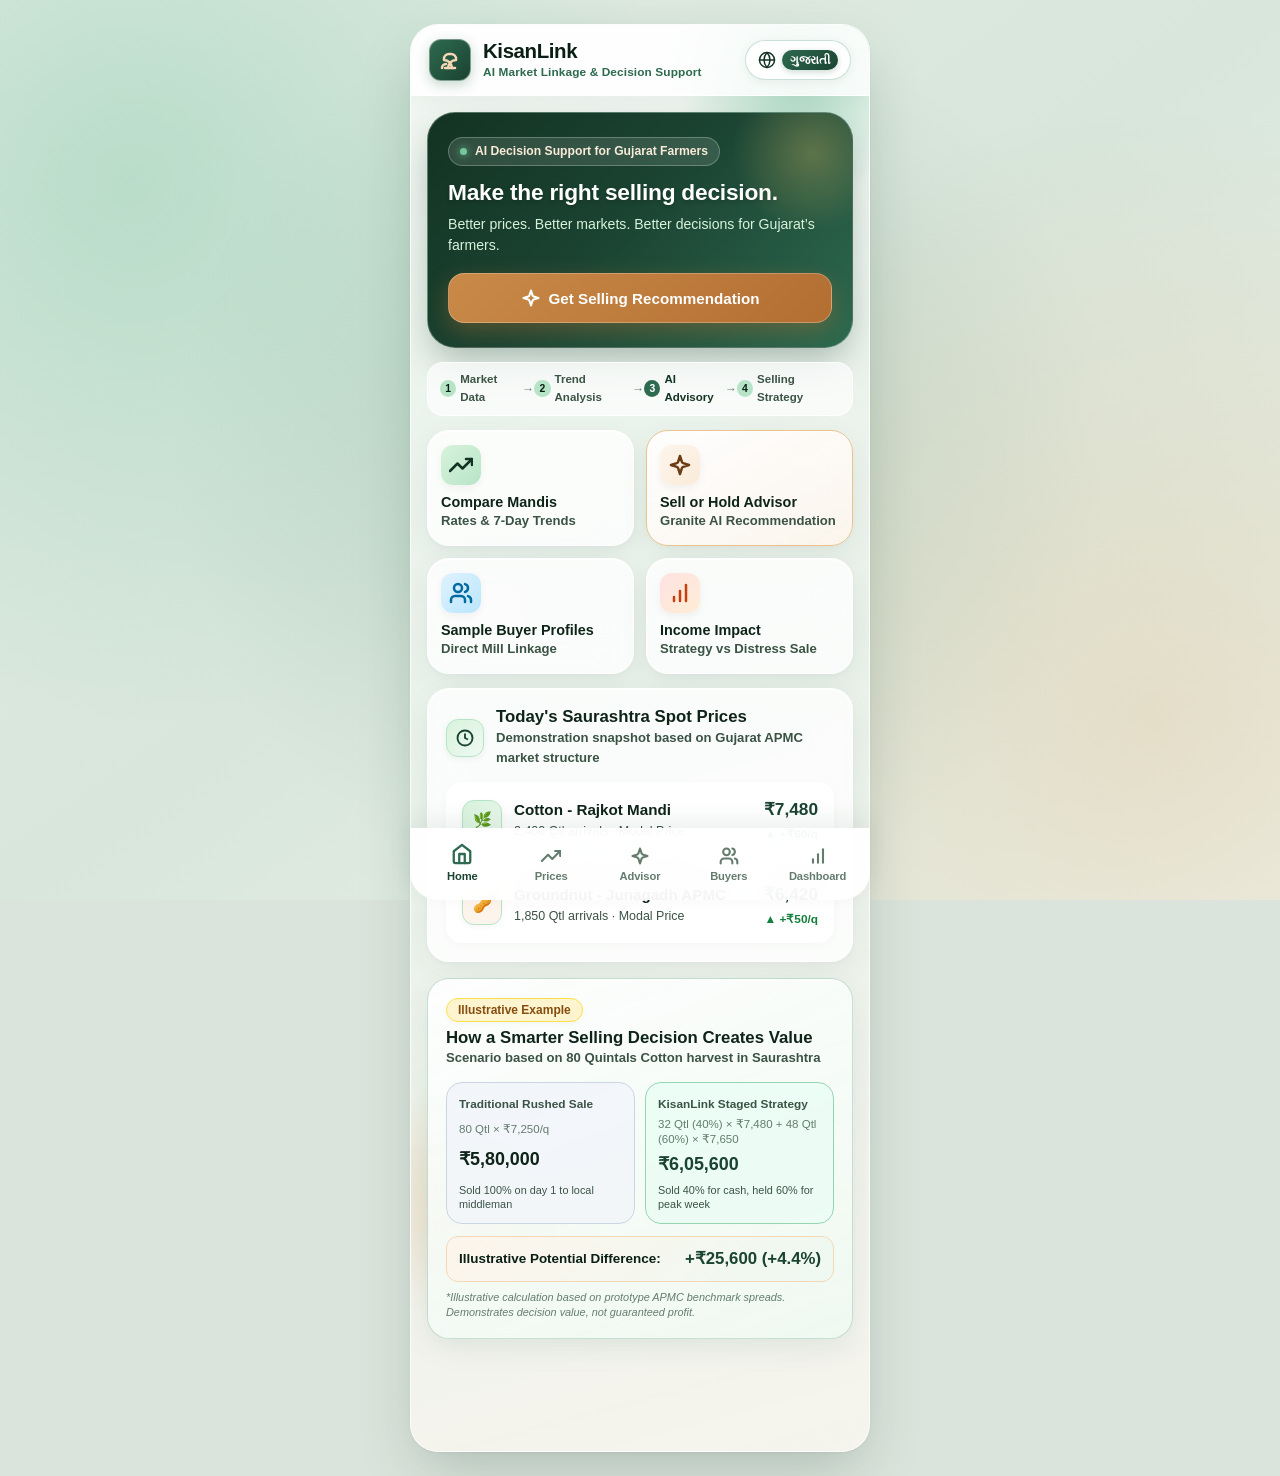
<file: index.html>
<!DOCTYPE html>
<html lang="en">
<head>
  <meta charset="UTF-8">
  <meta name="viewport" content="width=device-width, initial-scale=1.0, maximum-scale=1.0, user-scalable=no">
  <title>KisanLink — AI-Powered Selling Decision & Market Linkage Platform</title>
  <meta name="description" content="KisanLink is an AI-assisted agricultural market intelligence and selling decision MVP for Gujarat cotton and groundnut farmers. Compare mandis, get IBM Granite-powered Sell/Hold strategies, and connect with sample buyers.">
  <meta name="keywords" content="KisanLink, Gujarat farmers, mandi prices, cotton selling decision, groundnut APMC, Saurashtra APMC, Rajkot yard, Gondal yard, Junagadh APMC, IBM Granite AI">
  <meta name="author" content="KisanLink Team - Gujarat Hackathon 2026">
  <meta name="theme-color" content="#1b4332">

  <!-- Security & Integrity Headers -->
  <meta http-equiv="Content-Security-Policy" content="default-src 'self'; script-src 'self' 'unsafe-inline'; style-src 'self' 'unsafe-inline'; img-src 'self' data:; connect-src 'self'; font-src 'self'; object-src 'none'; base-uri 'self'; form-action 'self';">
  <meta http-equiv="X-Content-Type-Options" content="nosniff">
  <meta name="referrer" content="strict-origin-when-cross-origin">

  <!-- Open Graph / Social Sharing -->
  <meta property="og:type" content="website">
  <meta property="og:title" content="KisanLink — Make the Right Selling Decision">
  <meta property="og:description" content="Better prices. Better markets. Better decisions for Gujarat's cotton and groundnut farmers.">
  <meta property="og:site_name" content="KisanLink">
  
  <!-- Twitter Cards -->
  <meta name="twitter:card" content="summary">
  <meta name="twitter:title" content="KisanLink — Farmer Selling Decision Platform">
  <meta name="twitter:description" content="Empowering Gujarat farmers with price trends, AI sell-or-hold advisory strategies, and market comparison.">

  <!-- Favicon (Inline High-Res SVG) -->
  <link rel="icon" type="image/svg+xml" href="data:image/svg+xml,%3Csvg xmlns='http://www.w3.org/2000/svg' viewBox='0 0 24 24' fill='none' stroke='%232d6a4f' stroke-width='2' stroke-linecap='round' stroke-linejoin='round'%3E%3Cpath d='M7 20h10'/%3E%3Cpath d='M10 20c0-4.4 3.6-8 8-8v-1a5 5 0 0 0-5-5h-2a5 5 0 0 0-5 5v1c4.4 0 8 3.6 8 8'/%3E%3Cpath d='M4 20c0-2.2 1.8-4 4-4'/%3E%3C/svg%3E">

  <link rel="stylesheet" href="styles.css">
</head>
<body>

<div class="app-wrapper">
  <div class="app-container" role="application" aria-label="KisanLink Agricultural App">

    <!-- TOP FIXED HEADER (GLASSMORPHIC) -->
    <header class="app-header" role="banner">
      <div class="brand-section">
        <div class="brand-icon-box" aria-hidden="true">
          <!-- Static Sprout/Wheat Icon -->
          <svg width="24" height="24" viewBox="0 0 24 24" fill="none" stroke="currentColor" stroke-width="2.5" stroke-linecap="round" stroke-linejoin="round">
            <path d="M7 20h10"/>
            <path d="M10 20c0-4.4 3.6-8 8-8v-1a5 5 0 0 0-5-5h-2a5 5 0 0 0-5 5v1c4.4 0 8 3.6 8 8"/>
            <path d="M4 20c0-2.2 1.8-4 4-4"/>
          </svg>
        </div>
        <div>
          <h1 class="brand-title" id="app-title">KisanLink</h1>
          <p class="brand-sub" id="app-tagline">AI Market Linkage & Decision Support</p>
        </div>
      </div>

      <!-- Bilingual EN/GU Switch Toggle -->
      <button class="lang-toggle-btn" id="lang-toggle-btn" type="button" aria-label="Toggle language between English and Gujarati">
        <svg width="18" height="18" viewBox="0 0 24 24" fill="none" stroke="currentColor" stroke-width="2" stroke-linecap="round" stroke-linejoin="round" aria-hidden="true">
          <circle cx="12" cy="12" r="10"/>
          <line x1="2" y1="12" x2="22" y2="12"/>
          <path d="M12 2a15.3 15.3 0 0 1 4 10 15.3 15.3 0 0 1-4 10 15.3 15.3 0 0 1-4-10 15.3 15.3 0 0 1 4-10z"/>
        </svg>
        <span class="lang-badge" id="lang-toggle-text">ગુજરાતી</span>
      </button>
    </header>

    <!-- ACCESSIBLE TOAST NOTIFICATION CONTAINER -->
    <div class="toast-container" id="toast-container" aria-live="polite" aria-atomic="true"></div>

    <!-- MAIN APP SCREENS CONTAINER -->
    <main class="app-main" id="main-content" role="main">

      <!-- ================================================================= -->
      <!-- SCREEN 1: HOME SCREEN -->
      <!-- ================================================================= -->
      <section class="kl-screen active" id="screen-home" role="tabpanel" aria-labelledby="nav-tab-home">
        <!-- Hero Card (Focused on Farmer Selling Decision) -->
        <div class="home-hero-card">
          <div class="home-hero-pill-tag">
            <span class="pulse-dot" aria-hidden="true"></span>
            <span id="hero-pill-text">AI Decision Support for Gujarat Farmers</span>
          </div>
          <h2 class="home-hero-title" id="hero-title">Make the right selling decision.</h2>
          <p class="home-hero-sub" id="hero-sub">Better prices. Better markets. Better decisions for Gujarat’s farmers.</p>
          
          <button class="kl-btn kl-btn--wheat hero-cta-btn" id="hero-advisor-cta" type="button">
            <svg width="20" height="20" viewBox="0 0 24 24" fill="none" stroke="currentColor" stroke-width="2.5" stroke-linecap="round" stroke-linejoin="round" aria-hidden="true">
              <path d="m12 3-1.9 5.8a2 2 0 0 1-1.3 1.3L3 12l5.8 1.9a2 2 0 0 1 1.3 1.3L12 21l1.9-5.8a2 2 0 0 1 1.3-1.3L21 12l-5.8-1.9a2 2 0 0 1-1.3-1.3Z"/>
            </svg>
            <span id="hero-cta-btn-text">Get Selling Recommendation</span>
          </button>
        </div>

        <!-- 4-Step Decision Flow Bar -->
        <div class="decision-flow-bar" role="region" aria-label="KisanLink Decision Journey">
          <div class="flow-step">
            <span class="flow-step-num">1</span>
            <span class="flow-step-text" id="flow-step-1">Market Data</span>
          </div>
          <span class="flow-arrow" aria-hidden="true">→</span>
          <div class="flow-step">
            <span class="flow-step-num">2</span>
            <span class="flow-step-text" id="flow-step-2">Trend Analysis</span>
          </div>
          <span class="flow-arrow" aria-hidden="true">→</span>
          <div class="flow-step flow-step--active">
            <span class="flow-step-num">3</span>
            <span class="flow-step-text" id="flow-step-3">AI Advisory</span>
          </div>
          <span class="flow-arrow" aria-hidden="true">→</span>
          <div class="flow-step">
            <span class="flow-step-num">4</span>
            <span class="flow-step-text" id="flow-step-4">Selling Strategy</span>
          </div>
        </div>

        <!-- 4 Quick Nav Action Buttons Grid -->
        <div class="home-nav-grid" role="region" aria-label="Quick Actions">
          <!-- 1. Check Prices -->
          <div class="home-action-card" data-target="prices" role="button" tabindex="0" aria-label="Navigate to Prices Screen">
            <div class="home-action-icon icon-green" aria-hidden="true">
              <svg width="24" height="24" viewBox="0 0 24 24" fill="none" stroke="currentColor" stroke-width="2.5" stroke-linecap="round" stroke-linejoin="round"><polyline points="23 6 13.5 15.5 8.5 10.5 1 18"/><polyline points="17 6 23 6 23 12"/></svg>
            </div>
            <div>
              <div class="home-action-text" id="action-prices-title">Compare Mandis</div>
              <div class="kl-card-subtitle" id="action-prices-sub">Rates & 7-Day Trends</div>
            </div>
          </div>

          <!-- 2. Sell or Hold Advisor -->
          <div class="home-action-card home-action-card--highlight" data-target="advisor" role="button" tabindex="0" aria-label="Navigate to Advisor Screen">
            <div class="home-action-icon icon-wheat" aria-hidden="true">
              <svg width="24" height="24" viewBox="0 0 24 24" fill="none" stroke="currentColor" stroke-width="2.5" stroke-linecap="round" stroke-linejoin="round"><path d="m12 3-1.9 5.8a2 2 0 0 1-1.3 1.3L3 12l5.8 1.9a2 2 0 0 1 1.3 1.3L12 21l1.9-5.8a2 2 0 0 1 1.3-1.3L21 12l-5.8-1.9a2 2 0 0 1-1.3-1.3Z"/></svg>
            </div>
            <div>
              <div class="home-action-text" id="action-advisor-title">Sell or Hold Advisor</div>
              <div class="kl-card-subtitle" id="action-advisor-sub">Granite AI Recommendation</div>
            </div>
          </div>

          <!-- 3. Direct Buyers -->
          <div class="home-action-card" data-target="buyers" role="button" tabindex="0" aria-label="Navigate to Buyers Screen">
            <div class="home-action-icon icon-blue" aria-hidden="true">
              <svg width="24" height="24" viewBox="0 0 24 24" fill="none" stroke="currentColor" stroke-width="2.5" stroke-linecap="round" stroke-linejoin="round"><path d="M16 21v-2a4 4 0 0 0-4-4H6a4 4 0 0 0-4 4v2"/><circle cx="9" cy="7" r="4"/><path d="M22 21v-2a4 4 0 0 0-3-3.87"/><path d="M16 3.13a4 4 0 0 1 0 7.75"/></svg>
            </div>
            <div>
              <div class="home-action-text" id="action-buyers-title">Sample Buyer Profiles</div>
              <div class="kl-card-subtitle" id="action-buyers-sub">Direct Mill Linkage</div>
            </div>
          </div>

          <!-- 4. Dashboard -->
          <div class="home-action-card" data-target="dashboard" role="button" tabindex="0" aria-label="Navigate to Dashboard Screen">
            <div class="home-action-icon icon-amber" aria-hidden="true">
              <svg width="24" height="24" viewBox="0 0 24 24" fill="none" stroke="currentColor" stroke-width="2.5" stroke-linecap="round" stroke-linejoin="round"><line x1="12" y1="20" x2="12" y2="10"/><line x1="18" y1="20" x2="18" y2="4"/><line x1="6" y1="20" x2="6" y2="16"/></svg>
            </div>
            <div>
              <div class="home-action-text" id="action-dash-title">Income Impact</div>
              <div class="kl-card-subtitle" id="action-dash-sub">Strategy vs Distress Sale</div>
            </div>
          </div>
        </div>

        <!-- Live Spot Price Snapshot -->
        <div class="kl-card">
          <div class="kl-card-header">
            <div class="kl-card-title-group">
              <div class="kl-card-icon" aria-hidden="true">
                <svg width="18" height="18" viewBox="0 0 24 24" fill="none" stroke="currentColor" stroke-width="2.5"><circle cx="12" cy="12" r="10"/><polyline points="12 6 12 12 16 14"/></svg>
              </div>
              <div>
                <h3 class="kl-card-title" id="snapshot-title">Today's Saurashtra Spot Prices</h3>
                <p class="kl-card-subtitle" id="snapshot-sub">Demonstration snapshot based on Gujarat APMC market structure</p>
              </div>
            </div>
          </div>
          <div class="kl-card-body">
            <ul class="kl-list" id="home-snapshot-list" aria-label="Spot Prices List">
              <!-- Dynamically populated safely via app.js -->
            </ul>
          </div>
        </div>

        <!-- Compact Illustrative Impact Scenario Card (Change 7) -->
        <div class="kl-card kl-card--highlight impact-story-card">
          <div class="kl-card-header">
            <div>
              <span class="kl-card-badge kl-badge--wheat" id="lbl-impact-badge">Illustrative Example</span>
              <h3 class="kl-card-title" style="margin-top: 6px;" id="lbl-impact-title">How a Smarter Selling Decision Creates Value</h3>
              <p class="kl-card-subtitle" id="lbl-impact-sub">Scenario based on 80 Quintals Cotton harvest in Saurashtra</p>
            </div>
          </div>
          <div class="kl-card-body">
            <div class="impact-comparison-grid">
              <!-- Traditional Column -->
              <div class="impact-box impact-box--traditional">
                <div class="impact-box-label" id="lbl-impact-trad-label">Traditional Rushed Sale</div>
                <div class="impact-box-math">80 Qtl × ₹7,250/q</div>
                <div class="impact-box-val">₹5,80,000</div>
                <div class="impact-box-note" id="lbl-impact-trad-note">Sold 100% on day 1 to local middleman</div>
              </div>
              <!-- KisanLink Column -->
              <div class="impact-box impact-box--kisanlink">
                <div class="impact-box-label" id="lbl-impact-kl-label">KisanLink Staged Strategy</div>
                <div class="impact-box-math">32 Qtl (40%) × ₹7,480 + 48 Qtl (60%) × ₹7,650</div>
                <div class="impact-box-val impact-box-val--green">₹6,05,600</div>
                <div class="impact-box-note" id="lbl-impact-kl-note">Sold 40% for cash, held 60% for peak week</div>
              </div>
            </div>
            
            <div class="impact-diff-banner">
              <span id="lbl-impact-diff-text">Illustrative Potential Difference:</span>
              <strong class="impact-diff-number">+₹25,600 (+4.4%)</strong>
            </div>
            <p class="impact-disclaimer-text" id="lbl-impact-disclaimer">*Illustrative calculation based on prototype APMC benchmark spreads. Demonstrates decision value, not guaranteed profit.</p>
          </div>
        </div>
      </section>

      <!-- ================================================================= -->
      <!-- SCREEN 2: PRICES SCREEN -->
      <!-- ================================================================= -->
      <section class="kl-screen" id="screen-prices" role="tabpanel" aria-labelledby="nav-tab-prices">
        <!-- Filter Card -->
        <div class="kl-card">
          <div class="kl-form-row">
            <div class="kl-form-group" style="margin-bottom: 0;">
              <label class="kl-label" id="lbl-filter-crop" for="price-crop-select">Select Crop</label>
              <select class="kl-select" id="price-crop-select" aria-label="Select Crop for Price Lookup"></select>
            </div>
            <div class="kl-form-group" style="margin-bottom: 0;">
              <label class="kl-label" id="lbl-filter-dist" for="price-district-select">Select District</label>
              <select class="kl-select" id="price-district-select" aria-label="Select District for Price Lookup"></select>
            </div>
          </div>
        </div>

        <!-- Current Price Highlight & 7-Day Trend -->
        <div class="kl-card kl-card--highlight">
          <div class="kl-card-header">
            <div>
              <span class="kl-card-subtitle" id="lbl-current-price-tag">Current Modal Price</span>
              <div class="price-highlight-box">
                <span class="price-main-value" id="price-current-value">₹7,480</span>
                <span class="price-unit" id="lbl-price-unit">₹ / Quintal</span>
              </div>
            </div>
            <span class="kl-card-badge kl-badge--green" id="price-current-trend-badge" aria-label="Today's price trend">▲ +₹60 today</span>
          </div>

          <div class="kl-card-body">
            <div style="display: flex; justify-content: space-between; align-items: center; margin-bottom: 4px;">
              <span class="kl-card-title" style="font-size: 0.95rem;" id="lbl-price-trend-title">7-Day Price Trend</span>
              <span style="font-size: 0.75rem; color: var(--green-700); font-weight: 700;" id="lbl-chart-sub">Daily APMC Closing</span>
            </div>
            
            <!-- Responsive SVG 7-Day Line Chart -->
            <div class="chart-container" id="price-svg-chart-container" role="img" aria-label="7-Day mandi price fluctuation line chart">
              <!-- Rendered safely by app.js -->
            </div>
          </div>
        </div>

        <!-- Top 3 Nearby Mandis with Best Option Highlight -->
        <div class="kl-card">
          <div class="kl-card-header">
            <div class="kl-card-title-group">
              <div class="kl-card-icon" aria-hidden="true">
                <svg width="18" height="18" viewBox="0 0 24 24" fill="none" stroke="currentColor" stroke-width="2.5"><path d="M20 10c0 6-8 12-8 12s-8-6-8-12a8 8 0 0 1 16 0Z"/><circle cx="12" cy="10" r="3"/></svg>
              </div>
              <div>
                <h3 class="kl-card-title" id="lbl-top-mandis-title">Top 3 Nearby Mandis</h3>
                <p class="kl-card-subtitle" id="lbl-top-mandis-sub">Compare nearby yards for better realization</p>
              </div>
            </div>
          </div>

          <div class="kl-card-body">
            <!-- Best Nearby Mandi Callout Box -->
            <div class="best-nearby-callout" id="best-nearby-mandi-callout">
              <div class="best-nearby-badge" id="lbl-best-nearby-tag">⭐ Best Nearby Option</div>
              <div class="best-nearby-text" id="best-nearby-mandi-text">Gondal Market Yard offers +₹30/q over local rate</div>
            </div>

            <ul class="kl-list" id="top-mandis-list" aria-label="Top 3 mandis sorted by price">
              <!-- Dynamically populated safely via app.js -->
            </ul>
          </div>

          <div class="kl-card-footer">
            <button class="kl-btn kl-btn--wheat" id="jump-to-advisor-btn" type="button">
              <svg width="18" height="18" viewBox="0 0 24 24" fill="none" stroke="currentColor" stroke-width="2.5" aria-hidden="true"><path d="m12 3-1.9 5.8a2 2 0 0 1-1.3 1.3L3 12l5.8 1.9a2 2 0 0 1 1.3 1.3L12 21l1.9-5.8a2 2 0 0 1 1.3-1.3L21 12l-5.8-1.9a2 2 0 0 1-1.3-1.3Z"/></svg>
              <span id="lbl-jump-advisor-btn">Get Selling Recommendation for this crop</span>
            </button>
          </div>
        </div>
      </section>

      <!-- ================================================================= -->
      <!-- SCREEN 3: ADVISOR SCREEN (HERO EXPERIENCE) -->
      <!-- ================================================================= -->
      <section class="kl-screen" id="screen-advisor" role="tabpanel" aria-labelledby="nav-tab-advisor">
        <!-- Input Form Card -->
        <div class="kl-card">
          <div class="kl-card-header">
            <div class="kl-card-title-group">
              <div class="kl-card-icon kl-card-icon--wheat" aria-hidden="true">
                <svg width="18" height="18" viewBox="0 0 24 24" fill="none" stroke="currentColor" stroke-width="2.5"><path d="m12 3-1.9 5.8a2 2 0 0 1-1.3 1.3L3 12l5.8 1.9a2 2 0 0 1 1.3 1.3L12 21l1.9-5.8a2 2 0 0 1 1.3-1.3L21 12l-5.8-1.9a2 2 0 0 1-1.3-1.3Z"/></svg>
              </div>
              <div>
                <h3 class="kl-card-title" id="lbl-adv-title">AI Sell-or-Hold Advisor</h3>
                <p class="kl-card-subtitle" id="lbl-adv-sub">Market Advisor powered by IBM Granite</p>
              </div>
            </div>
          </div>

          <div class="kl-card-body">
            <div class="kl-form-row">
              <div class="kl-form-group">
                <label class="kl-label" id="lbl-adv-crop" for="advisor-crop-select">Select Crop</label>
                <select class="kl-select" id="advisor-crop-select" aria-label="Advisor Crop Selection"></select>
              </div>
              <div class="kl-form-group">
                <label class="kl-label" id="lbl-adv-dist" for="advisor-district-select">Select District</label>
                <select class="kl-select" id="advisor-district-select" aria-label="Advisor District Selection"></select>
              </div>
            </div>

            <div class="kl-form-group">
              <label class="kl-label" id="lbl-adv-qty" for="advisor-qty-input">Harvest Quantity (in Quintals)</label>
              <input type="number" class="kl-input" id="advisor-qty-input" value="50" min="1" max="10000" step="1" autocomplete="off" aria-label="Crop Quantity in Quintals" aria-describedby="advisor-qty-error">
              <div class="kl-error-text" id="advisor-qty-error" role="alert" style="display: none;"></div>
            </div>

            <button class="kl-btn kl-btn--primary" id="get-advice-btn" type="button" aria-label="Run market analysis and get recommendation">
              <svg width="20" height="20" viewBox="0 0 24 24" fill="none" stroke="currentColor" stroke-width="2.5" aria-hidden="true"><path d="m12 3-1.9 5.8a2 2 0 0 1-1.3 1.3L3 12l5.8 1.9a2 2 0 0 1 1.3 1.3L12 21l1.9-5.8a2 2 0 0 1 1.3-1.3L21 12l-5.8-1.9a2 2 0 0 1-1.3-1.3Z"/></svg>
              <span id="get-advice-btn-text">Analyze Market & Get Advice</span>
            </button>
          </div>
        </div>

        <!-- Advisory Recommendation Output Card (Hero Differentiator) -->
        <div class="kl-card advisor-recommendation-card advisor-rec--partial" id="advisor-recommendation-card" role="region" aria-label="AI Recommendation Result" aria-live="polite">
          
          <!-- Recommendation Header & Decision Badge -->
          <div class="kl-card-header">
            <div>
              <div class="advisor-sub-tag" id="lbl-adv-engine-tag">IBM Granite Market Advisor</div>
              <div class="advisor-action-pill" id="adv-rec-action-text">
                HOLD PARTIALLY
              </div>
            </div>
            <span class="kl-card-badge kl-badge--blue" id="adv-conf-badge">Confidence: 74%</span>
          </div>

          <div class="kl-card-body">
            <!-- Market Context Snapshot Box -->
            <div class="advisor-condition-strip" id="adv-condition-strip">
              <span class="condition-item" id="adv-cond-crop-dist">Cotton · Rajkot</span>
              <span class="condition-sep">•</span>
              <span class="condition-item" id="adv-cond-price">₹7,480 / quintal</span>
              <span class="condition-sep">•</span>
              <span class="condition-item trend-up" id="adv-cond-trend">7-Day Trend: +2.7%</span>
            </div>

            <!-- "Why this recommendation?" Section (Change 3) -->
            <div class="advisor-evidence-section">
              <div class="evidence-header-title">
                <span id="lbl-why-title">Why this recommendation?</span>
              </div>
              <div class="evidence-grid" id="adv-evidence-grid">
                <!-- Dynamically populated via app.js with 4 structured evidence points -->
              </div>
            </div>

            <!-- Suggested Strategy Card (Change 2) -->
            <div class="advisor-strategy-card" id="adv-strategy-container">
              <div class="strategy-header">
                <span class="strategy-badge" id="lbl-strat-badge">Actionable Strategy</span>
                <h4 class="strategy-title" id="lbl-strat-title">Suggested Selling Strategy</h4>
              </div>

              <!-- Visual Split Bar -->
              <div class="strategy-split-bar" id="adv-split-bar" role="progressbar" aria-label="Selling vs Holding Split Ratio">
                <div class="split-fill split-fill--sell" id="adv-split-sell-bar" style="width: 40%;">Sell 40%</div>
                <div class="split-fill split-fill--hold" id="adv-split-hold-bar" style="width: 60%;">Hold 60%</div>
              </div>

              <!-- Split Details Cards -->
              <div class="strategy-split-details" id="adv-split-details">
                <div class="split-col split-col--sell">
                  <div class="split-col-pct" id="adv-split-sell-pct">Sell 40% Now</div>
                  <div class="split-col-qty" id="adv-split-sell-qty">20 Quintals @ ₹7,480</div>
                  <div class="split-col-desc" id="adv-split-sell-desc">Secure immediate cashflow & cover harvest operational costs</div>
                </div>
                <div class="split-col split-col--hold">
                  <div class="split-col-pct" id="adv-split-hold-pct">Hold 60%</div>
                  <div class="split-col-qty" id="adv-split-hold-qty">30 Quintals for 1–2 Weeks</div>
                  <div class="split-col-desc" id="adv-split-hold-desc">Target ₹7,650/q upside as export & spinning demand strengthens</div>
                </div>
              </div>
            </div>

            <!-- Best Nearby Mandi Callout inside Advisor -->
            <div class="advisor-mandi-recommendation" id="adv-nearby-mandi-box">
              <div class="advisor-mandi-left">
                <span class="advisor-mandi-label" id="lbl-adv-mandi-label">Best Nearby Market:</span>
                <strong class="advisor-mandi-name" id="adv-nearby-mandi-name">Gondal Market Yard</strong>
              </div>
              <div class="advisor-mandi-right">
                <span class="advisor-mandi-price" id="adv-nearby-mandi-price">₹7,510 / quintal</span>
                <span class="advisor-mandi-diff" id="adv-nearby-mandi-diff">(+₹30 vs local)</span>
              </div>
            </div>

            <!-- AI Pipeline Architecture Transparency Footnote -->
            <div class="advisor-pipeline-note" id="lbl-adv-pipeline">
              <span>Market Data</span> → <span>IBM Granite Reasoning</span> → <span>Farmer-Friendly Strategy</span>
            </div>

          </div>

          <!-- Advisor Screen CTAs -->
          <div class="kl-card-footer" style="flex-direction: column; gap: 10px;">
            <button class="kl-btn kl-btn--primary" id="adv-find-buyers-btn" type="button">
              <svg width="18" height="18" viewBox="0 0 24 24" fill="none" stroke="currentColor" stroke-width="2.5" aria-hidden="true"><path d="M16 21v-2a4 4 0 0 0-4-4H6a4 4 0 0 0-4 4v2"/><circle cx="9" cy="7" r="4"/><path d="M22 21v-2a4 4 0 0 0-3-3.87"/><path d="M16 3.13a4 4 0 0 1 0 7.75"/></svg>
              <span id="lbl-adv-buyers-btn">View Sample Matched Buyers</span>
            </button>
            <button class="kl-btn kl-btn--outline" id="adv-view-dash-btn" type="button">
              <svg width="18" height="18" viewBox="0 0 24 24" fill="none" stroke="currentColor" stroke-width="2.5" aria-hidden="true"><line x1="12" y1="20" x2="12" y2="10"/><line x1="18" y1="20" x2="18" y2="4"/><line x1="6" y1="20" x2="6" y2="16"/></svg>
              <span id="lbl-adv-dash-btn">Estimate Selling Income Impact</span>
            </button>
          </div>
        </div>
      </section>

      <!-- ================================================================= -->
      <!-- SCREEN 4: BUYERS SCREEN (DEMO MARKETPLACE) -->
      <!-- ================================================================= -->
      <section class="kl-screen" id="screen-buyers" role="tabpanel" aria-labelledby="nav-tab-buyers">
        <!-- Filter Tabs Card with Prototype Disclaimer -->
        <div class="kl-card" style="padding: 14px 16px; margin-bottom: 12px;">
          <div style="margin-bottom: 8px;">
            <div class="demo-tag" id="lbl-buyer-demo-tag">Prototype Demo</div>
            <h3 class="kl-card-title" id="lbl-buyers-title">Sample Buyer Marketplace</h3>
            <p class="kl-card-subtitle" id="lbl-buyers-sub">Demo profiles for direct mill linkage with zero middleman brokerage</p>
          </div>

          <div class="buyer-filter-tabs" role="tablist" aria-label="Buyer Crop Filters">
            <button class="buyer-tab-btn active" data-filter="all" id="tab-filter-all" type="button" role="tab" aria-selected="true">All Crops</button>
            <button class="buyer-tab-btn" data-filter="cotton" id="tab-filter-cotton" type="button" role="tab" aria-selected="false">Cotton</button>
            <button class="buyer-tab-btn" data-filter="groundnut" id="tab-filter-groundnut" type="button" role="tab" aria-selected="false">Groundnut</button>
          </div>
        </div>

        <!-- 5 Mock Buyer Cards -->
        <div id="buyers-list" role="region" aria-label="Sample Buyers List" aria-live="polite">
          <!-- Dynamically populated safely via app.js -->
        </div>
      </section>

      <!-- ================================================================= -->
      <!-- SCREEN 5: DASHBOARD SCREEN (INCOME IMPACT ESTIMATION) -->
      <!-- ================================================================= -->
      <section class="kl-screen" id="screen-dashboard" role="tabpanel" aria-labelledby="nav-tab-dashboard">
        <!-- Hero Income Comparison Card -->
        <div class="income-hero-card">
          <div class="income-gain-callout">
            <svg width="18" height="18" viewBox="0 0 24 24" fill="none" stroke="currentColor" stroke-width="2.5" aria-hidden="true"><polyline points="23 6 13.5 15.5 8.5 10.5 1 18"/><polyline points="17 6 23 6 23 12"/></svg>
            <span id="lbl-dash-gain-callout">Estimated Strategy Uplift</span>
          </div>

          <h2 class="kl-card-title" style="color: #ffffff; font-size: 1.25rem;" id="lbl-dash-title">Income Impact Estimation</h2>
          <p style="font-size: 0.82rem; color: var(--green-100);" id="lbl-dash-sub">Illustrative scenario: Staged selling & direct linkage vs. middleman distress sale</p>

          <!-- Visual Bar Comparison -->
          <div class="comparison-bars-container" role="region" aria-label="Income Comparison Bars">
            <!-- Middleman Bar -->
            <div class="bar-row">
              <div class="bar-header">
                <span id="lbl-dash-middleman">Via Traditional Middleman Sale</span>
                <span style="color: #cbd5e1;" id="dash-middleman-val">₹3,27,500</span>
              </div>
              <div class="bar-track">
                <div class="bar-fill bar-fill--middleman" id="dash-middleman-bar" style="width: 88%;">₹3,27,500</div>
              </div>
            </div>

            <!-- KisanLink Bar -->
            <div class="bar-row">
              <div class="bar-header">
                <span style="color: var(--wheat-300);" id="lbl-dash-kisanlink">Via KisanLink Selling Strategy</span>
                <span style="color: var(--wheat-300); font-weight: 800;" id="dash-kisanlink-val">₹3,72,500</span>
              </div>
              <div class="bar-track">
                <div class="bar-fill bar-fill--kisanlink" id="dash-kisanlink-bar" style="width: 100%;">₹3,72,500</div>
              </div>
            </div>
          </div>

          <!-- Bold Highlight Number Display -->
          <div class="hero-gain-display" aria-live="polite">
            <div style="font-size: 0.82rem; font-weight: 700; color: #ffffff; margin-bottom: 2px;" id="lbl-dash-sample-note">Potential Direct Farmer Difference</div>
            <div class="hero-gain-number" id="dash-gain-number">+₹45,000</div>
            <div style="font-size: 0.85rem; font-weight: 750; color: var(--green-200);" id="dash-gain-pct">(+13.7% extra realization)</div>
          </div>
        </div>

        <!-- Interactive Quantity Slider Card -->
        <div class="kl-card">
          <div class="kl-card-header">
            <div>
              <h3 class="kl-card-title" style="font-size: 0.95rem;" id="lbl-slider-label">Adjust Quantity to Estimate Gain</h3>
              <p class="kl-card-subtitle" id="lbl-slider-sub">Simulate potential outcomes for your harvest</p>
            </div>
            <span class="kl-card-badge kl-badge--green" id="dash-slider-qty-val">50 Quintals</span>
          </div>

          <div class="kl-card-body">
            <input type="range" class="kl-range-slider" id="dash-qty-slider" min="10" max="200" step="5" value="50" aria-label="Harvest Quantity Slider in Quintals">
            <div style="display: flex; justify-content: space-between; font-size: 0.75rem; color: var(--text-secondary); font-weight: 700;">
              <span>10 Qtl</span>
              <span>100 Qtl</span>
              <span>200 Qtl</span>
            </div>
          </div>
        </div>

        <!-- Financial Breakdown List -->
        <div class="kl-card">
          <div class="kl-card-header">
            <div class="kl-card-title-group">
              <div class="kl-card-icon" aria-hidden="true">
                <svg width="18" height="18" viewBox="0 0 24 24" fill="none" stroke="currentColor" stroke-width="2.5"><line x1="12" y1="1" x2="12" y2="23"/><path d="M17 5H9.5a3.5 3.5 0 0 0 0 7h5a3.5 3.5 0 0 1 0 7H6"/></svg>
              </div>
              <div>
                <h3 class="kl-card-title" id="lbl-dash-breakdown-title">Estimated Advantage Breakdown</h3>
                <p class="kl-card-subtitle" id="lbl-dash-breakdown-sub">Component-wise financial difference</p>
              </div>
            </div>
          </div>

          <div class="kl-card-body">
            <ul class="kl-list" aria-label="Income Breakdown List">
              <li class="kl-list-item">
                <div class="kl-list-item-left">
                  <div class="kl-list-item-avatar" aria-hidden="true">💰</div>
                  <div class="kl-list-item-text">
                    <span class="kl-list-item-title" id="lbl-dash-saved-comm">Middleman Brokerage Saved (4%)</span>
                    <span class="kl-list-item-sub" id="lbl-dash-saved-comm-sub">Zero commission cut</span>
                  </div>
                </div>
                <div class="kl-list-item-right">
                  <span class="kl-list-item-price" id="dash-saved-comm-val" style="color: var(--green-800);">+₹7,500</span>
                </div>
              </li>

              <li class="kl-list-item">
                <div class="kl-list-item-left">
                  <div class="kl-list-item-avatar" style="background: var(--wheat-100); color: var(--wheat-800);" aria-hidden="true">⚖️</div>
                  <div class="kl-list-item-text">
                    <span class="kl-list-item-title" id="lbl-dash-weigh-gain">Digital Weighing Protection</span>
                    <span class="kl-list-item-sub" id="lbl-dash-weigh-gain-sub">Standard fair weighment without cuts</span>
                  </div>
                </div>
                <div class="kl-list-item-right">
                  <span class="kl-list-item-price" style="color: var(--green-800);">+₹3,500</span>
                </div>
              </li>

              <li class="kl-list-item">
                <div class="kl-list-item-left">
                  <div class="kl-list-item-avatar" aria-hidden="true">📈</div>
                  <div class="kl-list-item-text">
                    <span class="kl-list-item-title" id="lbl-dash-mill-prem">Strategic Timing & Direct Price Gain</span>
                    <span class="kl-list-item-sub" id="lbl-dash-mill-prem-sub">Selling decision realization difference</span>
                  </div>
                </div>
                <div class="kl-list-item-right">
                  <span class="kl-list-item-price" id="dash-direct-diff-val" style="color: var(--green-800);">+₹34,000</span>
                </div>
              </li>

              <li class="kl-list-item" style="background: var(--status-sell-bg); border: 1.5px solid var(--green-400);">
                <div class="kl-list-item-left">
                  <div class="kl-list-item-avatar" style="background: var(--green-700); color: #ffffff;" aria-hidden="true">✨</div>
                  <div class="kl-list-item-text">
                    <span class="kl-list-item-title" id="lbl-dash-total-benefit" style="font-weight: 800; color: var(--green-950);">Total Estimated Extra Realization</span>
                    <span class="kl-list-item-sub" id="lbl-dash-total-sub" style="color: var(--green-700); font-weight: 700;">Direct to Farmer</span>
                  </div>
                </div>
                <div class="kl-list-item-right">
                  <span class="kl-list-item-price" id="dash-total-benefit-val" style="font-size: 1.22rem; color: var(--green-800);">+₹45,000</span>
                </div>
              </li>
            </ul>

            <div class="dash-disclaimer-note" id="lbl-dash-disclaimer">
              *Prototype calculations based on mock Saurashtra market spreads. Realization depends on actual crop grade, moisture, and APMC daily auction rates.
            </div>
          </div>
        </div>
      </section>

    </main>

    <!-- ================================================================= -->
    <!-- BOTTOM NAVIGATION (5 TABS, ACCESSIBLE TABLIST) -->
    <!-- ================================================================= -->
    <nav class="bottom-nav" role="tablist" aria-label="Main Navigation Tabs">
      <!-- 1. Home -->
      <button class="nav-tab-btn active" id="nav-tab-home" data-screen="home" type="button" role="tab" aria-selected="true" aria-controls="screen-home" aria-label="Home Screen">
        <div class="nav-tab-icon" aria-hidden="true">
          <svg width="20" height="20" viewBox="0 0 24 24" fill="none" stroke="currentColor" stroke-width="2.5" stroke-linecap="round" stroke-linejoin="round"><path d="m3 9 9-7 9 7v11a2 2 0 0 1-2 2H5a2 2 0 0 1-2-2z"/><polyline points="9 22 9 12 15 12 15 22"/></svg>
        </div>
        <span class="nav-tab-label" id="nav-label-home">Home</span>
      </button>

      <!-- 2. Prices -->
      <button class="nav-tab-btn" id="nav-tab-prices" data-screen="prices" type="button" role="tab" aria-selected="false" aria-controls="screen-prices" aria-label="Mandi Prices Screen">
        <div class="nav-tab-icon" aria-hidden="true">
          <svg width="20" height="20" viewBox="0 0 24 24" fill="none" stroke="currentColor" stroke-width="2.5" stroke-linecap="round" stroke-linejoin="round"><polyline points="23 6 13.5 15.5 8.5 10.5 1 18"/><polyline points="17 6 23 6 23 12"/></svg>
        </div>
        <span class="nav-tab-label" id="nav-label-prices">Prices</span>
      </button>

      <!-- 3. Advisor -->
      <button class="nav-tab-btn" id="nav-tab-advisor" data-screen="advisor" type="button" role="tab" aria-selected="false" aria-controls="screen-advisor" aria-label="AI Advisor Screen">
        <div class="nav-tab-icon" aria-hidden="true">
          <svg width="20" height="20" viewBox="0 0 24 24" fill="none" stroke="currentColor" stroke-width="2.5" stroke-linecap="round" stroke-linejoin="round"><path d="m12 3-1.9 5.8a2 2 0 0 1-1.3 1.3L3 12l5.8 1.9a2 2 0 0 1 1.3 1.3L12 21l1.9-5.8a2 2 0 0 1 1.3-1.3L21 12l-5.8-1.9a2 2 0 0 1-1.3-1.3Z"/></svg>
        </div>
        <span class="nav-tab-label" id="nav-label-advisor">Advisor</span>
      </button>

      <!-- 4. Buyers -->
      <button class="nav-tab-btn" id="nav-tab-buyers" data-screen="buyers" type="button" role="tab" aria-selected="false" aria-controls="screen-buyers" aria-label="Sample Buyers Screen">
        <div class="nav-tab-icon" aria-hidden="true">
          <svg width="20" height="20" viewBox="0 0 24 24" fill="none" stroke="currentColor" stroke-width="2.5" stroke-linecap="round" stroke-linejoin="round"><path d="M16 21v-2a4 4 0 0 0-4-4H6a4 4 0 0 0-4 4v2"/><circle cx="9" cy="7" r="4"/><path d="M22 21v-2a4 4 0 0 0-3-3.87"/><path d="M16 3.13a4 4 0 0 1 0 7.75"/></svg>
        </div>
        <span class="nav-tab-label" id="nav-label-buyers">Buyers</span>
      </button>

      <!-- 5. Dashboard -->
      <button class="nav-tab-btn" id="nav-tab-dashboard" data-screen="dashboard" type="button" role="tab" aria-selected="false" aria-controls="screen-dashboard" aria-label="Income Impact Estimation Screen">
        <div class="nav-tab-icon" aria-hidden="true">
          <svg width="20" height="20" viewBox="0 0 24 24" fill="none" stroke="currentColor" stroke-width="2.5" stroke-linecap="round" stroke-linejoin="round"><line x1="12" y1="20" x2="12" y2="10"/><line x1="18" y1="20" x2="18" y2="4"/><line x1="6" y1="20" x2="6" y2="16"/></svg>
        </div>
        <span class="nav-tab-label" id="nav-label-dashboard">Dashboard</span>
      </button>
    </nav>

  </div>
</div>

<script src="app.js"></script>
</body>
</html>
</file>
<file: styles.css>
/* ==========================================================================
   KisanLink (કિસાન લિંક) - Premium Glassmorphism & Smooth Animation Theme
   Theme: Earthy Emerald & Warm Golden Wheat | Frosted Glass UI Architecture
   ========================================================================== */

:root {
  /* Rich Earthy Emerald & Forest Greens */
  --green-950: #0a1f14;
  --green-900: #133322;
  --green-800: #1b4332;
  --green-700: #2d6a4f;
  --green-600: #40916c;
  --green-500: #52b788;
  --green-400: #74c69d;
  --green-300: #95d5b2;
  --green-200: #b7e4c7;
  --green-100: #d8f3dc;
  --green-50:  #eef9f1;

  /* Warm Golden Wheat & Ochre */
  --wheat-900: #6b3d16;
  --wheat-800: #8c5220;
  --wheat-700: #b36e32;
  --wheat-600: #c98a48;
  --wheat-500: #dca76a;
  --wheat-400: #ebc38e;
  --wheat-300: #f4d8b4;
  --wheat-200: #faebd9;
  --wheat-100: #fdf5ec;
  --wheat-50:  #fffaf5;

  /* Glassmorphism Surface Tokens */
  --glass-bg: rgba(255, 255, 255, 0.78);
  --glass-bg-subtle: rgba(255, 255, 255, 0.62);
  --glass-bg-elevated: rgba(255, 255, 255, 0.88);
  --glass-bg-header: rgba(255, 255, 255, 0.82);
  --glass-bg-nav: rgba(255, 255, 255, 0.90);
  
  --glass-border: rgba(255, 255, 255, 0.85);
  --glass-border-subtle: rgba(45, 106, 79, 0.12);
  --glass-border-green: rgba(64, 145, 108, 0.28);
  --glass-border-wheat: rgba(201, 138, 72, 0.32);

  --glass-blur: blur(16px);
  --glass-blur-lg: blur(24px);

  /* Shadows with Colored Ambient Glows */
  --shadow-glass: 0 8px 32px -4px rgba(27, 67, 50, 0.08), 0 2px 8px -1px rgba(27, 67, 50, 0.04), inset 0 1px 1px rgba(255, 255, 255, 0.9);
  --shadow-glass-hover: 0 14px 40px -4px rgba(27, 67, 50, 0.14), 0 4px 12px -2px rgba(27, 67, 50, 0.06), inset 0 1px 1px rgba(255, 255, 255, 1);
  --shadow-btn-green: 0 8px 20px -2px rgba(45, 106, 79, 0.35), 0 2px 6px rgba(45, 106, 79, 0.2), inset 0 1px 1px rgba(255, 255, 255, 0.3);
  --shadow-btn-wheat: 0 8px 20px -2px rgba(179, 110, 50, 0.32), 0 2px 6px rgba(179, 110, 50, 0.18), inset 0 1px 1px rgba(255, 255, 255, 0.3);

  /* Typography */
  --text-main: #0f2419;
  --text-secondary: #3b5345;
  --text-muted: #647c6e;
  --text-inverse: #ffffff;

  /* Status Colors */
  --status-sell-bg: rgba(220, 252, 231, 0.85);
  --status-sell-text: #14532d;
  --status-sell-border: #86efac;

  --status-hold-bg: rgba(254, 243, 199, 0.85);
  --status-hold-text: #854d0e;
  --status-hold-border: #fde047;

  --status-partial-bg: rgba(224, 242, 254, 0.85);
  --status-partial-text: #075985;
  --status-partial-border: #7dd3fc;

  /* Dimensions */
  --app-max-width: 460px;
  --header-height: 66px;
  --nav-height: 72px;
  --radius-xs: 8px;
  --radius-sm: 12px;
  --radius-md: 16px;
  --radius-lg: 22px;
  --radius-xl: 28px;
  --radius-full: 9999px;
  --font-sans: -apple-system, BlinkMacSystemFont, "Segoe UI", Roboto, "Noto Sans Gujarati", "Inter", sans-serif;
  --ease-smooth: cubic-bezier(0.16, 1, 0.3, 1);
}

/* Reset & Box Sizing */
*, *::before, *::after {
  box-sizing: border-box;
  margin: 0;
  padding: 0;
  -webkit-tap-highlight-color: transparent;
}

html, body {
  width: 100%;
  height: 100%;
  font-family: var(--font-sans);
  color: var(--text-main);
  line-height: 1.55;
  -webkit-font-smoothing: antialiased;
  background-color: #dbe4dc;
}

/* ==========================================================================
   AMBIENT MESH GRADIENT BACKGROUND
   ========================================================================== */
.app-wrapper {
  display: flex;
  justify-content: center;
  align-items: flex-start;
  min-height: 100vh;
  padding: 0;
  background: 
    radial-gradient(circle at 10% 20%, rgba(82, 183, 136, 0.28) 0%, transparent 40%),
    radial-gradient(circle at 90% 80%, rgba(220, 167, 106, 0.24) 0%, transparent 45%),
    radial-gradient(circle at 50% 50%, rgba(45, 106, 79, 0.15) 0%, transparent 60%),
    linear-gradient(145deg, #e4ede5 0%, #d8e6db 50%, #edf3eb 100%);
  background-attachment: fixed;
}

@media (min-width: 501px) {
  .app-wrapper {
    padding: 24px 0;
  }
}

/* Mobile Frame Container */
.app-container {
  width: 100%;
  max-width: var(--app-max-width);
  min-height: 100vh;
  position: relative;
  display: flex;
  flex-direction: column;
  background: linear-gradient(165deg, rgba(244, 248, 244, 0.94) 0%, rgba(234, 243, 236, 0.90) 50%, rgba(247, 244, 238, 0.94) 100%);
  box-shadow: 0 24px 60px -12px rgba(27, 67, 50, 0.25), 0 1px 3px rgba(0, 0, 0, 0.05);
  overflow-x: hidden;
}

@media (min-width: 501px) {
  .app-container {
    min-height: 850px;
    border-radius: var(--radius-xl);
    border: 1px solid rgba(255, 255, 255, 0.75);
  }
}

/* Background Ambient Blur Orbs for Glass Effect */
.app-container::before {
  content: "";
  position: absolute;
  top: -60px;
  right: -50px;
  width: 240px;
  height: 240px;
  background: radial-gradient(circle, rgba(82, 183, 136, 0.4) 0%, transparent 70%);
  border-radius: 50%;
  pointer-events: none;
  z-index: 0;
}

.app-container::after {
  content: "";
  position: absolute;
  bottom: 120px;
  left: -60px;
  width: 260px;
  height: 260px;
  background: radial-gradient(circle, rgba(220, 167, 106, 0.35) 0%, transparent 70%);
  border-radius: 50%;
  pointer-events: none;
  z-index: 0;
}

/* ==========================================================================
   GLASSMORPHIC TOP HEADER
   ========================================================================== */
.app-header {
  position: sticky;
  top: 0;
  z-index: 40;
  background: var(--glass-bg-header);
  backdrop-filter: var(--glass-blur-lg);
  -webkit-backdrop-filter: var(--glass-blur-lg);
  color: var(--text-main);
  padding: 14px 18px;
  display: flex;
  align-items: center;
  justify-content: space-between;
  border-bottom: 1px solid var(--glass-border);
  box-shadow: 0 4px 20px -2px rgba(27, 67, 50, 0.06);
}

.brand-section {
  display: flex;
  align-items: center;
  gap: 12px;
}

.brand-icon-box {
  width: 42px;
  height: 42px;
  background: linear-gradient(135deg, var(--green-700) 0%, var(--green-800) 100%);
  border: 1.5px solid rgba(255, 255, 255, 0.4);
  border-radius: var(--radius-sm);
  display: flex;
  align-items: center;
  justify-content: center;
  color: var(--wheat-300);
  flex-shrink: 0;
  box-shadow: 0 4px 12px rgba(45, 106, 79, 0.25);
  transition: transform 0.25s var(--ease-smooth);
}

.brand-icon-box:hover {
  transform: rotate(6deg) scale(1.05);
}

.brand-title {
  font-size: 1.28rem;
  font-weight: 850;
  letter-spacing: -0.02em;
  color: var(--green-950);
  line-height: 1.15;
}

.brand-sub {
  font-size: 0.74rem;
  color: var(--green-700);
  font-weight: 600;
  letter-spacing: 0.01em;
}

/* Glassmorphic Language Switcher */
.lang-toggle-btn {
  background: rgba(255, 255, 255, 0.85);
  backdrop-filter: blur(12px);
  -webkit-backdrop-filter: blur(12px);
  border: 1.5px solid var(--glass-border-green);
  color: var(--green-900);
  padding: 6px 12px;
  border-radius: var(--radius-full);
  display: flex;
  align-items: center;
  gap: 6px;
  cursor: pointer;
  font-size: 0.82rem;
  font-weight: 750;
  transition: all 0.25s var(--ease-smooth);
  min-height: 40px;
  box-shadow: 0 2px 8px rgba(45, 106, 79, 0.08);
}

.lang-toggle-btn:hover {
  background: #ffffff;
  border-color: var(--green-600);
  transform: translateY(-1px);
  box-shadow: 0 4px 14px rgba(45, 106, 79, 0.16);
}

.lang-toggle-btn:active {
  transform: scale(0.95);
}

.lang-badge {
  background: linear-gradient(135deg, var(--green-700) 0%, var(--green-800) 100%);
  color: #ffffff;
  padding: 3px 8px;
  border-radius: var(--radius-full);
  font-size: 0.75rem;
  font-weight: 800;
  box-shadow: 0 2px 6px rgba(45, 106, 79, 0.25);
}

/* Main Content Area */
.app-main {
  flex: 1;
  padding: 16px;
  padding-bottom: calc(var(--nav-height) + 24px);
  overflow-y: auto;
  position: relative;
  z-index: 1;
}

/* Smooth Screen Animations */
.kl-screen {
  display: none;
}

.kl-screen.active {
  display: block;
  animation: screenSlideIn 0.32s var(--ease-smooth);
}

@keyframes screenSlideIn {
  from {
    opacity: 0;
    transform: translateY(12px) scale(0.985);
  }
  to {
    opacity: 1;
    transform: translateY(0) scale(1);
  }
}

/* ==========================================================================
   REUSABLE COMPONENT #1: THE KL-CARD (GLASSMORPHISM SPECIFICATION)
   ========================================================================== */
.kl-card {
  background: var(--glass-bg);
  backdrop-filter: var(--glass-blur);
  -webkit-backdrop-filter: var(--glass-blur);
  border-radius: var(--radius-lg);
  border: 1.5px solid var(--glass-border);
  box-shadow: var(--shadow-glass);
  padding: 18px;
  margin-bottom: 16px;
  position: relative;
  transition: transform 0.25s var(--ease-smooth), box-shadow 0.25s var(--ease-smooth), border-color 0.25s ease;
}

.kl-card:hover {
  box-shadow: var(--shadow-glass-hover);
  border-color: rgba(255, 255, 255, 1);
}

.kl-card--interactive {
  cursor: pointer;
}

.kl-card--interactive:active {
  transform: scale(0.98);
}

.kl-card--highlight {
  background: linear-gradient(160deg, rgba(255, 255, 255, 0.90) 0%, rgba(238, 249, 241, 0.85) 100%);
  border-color: var(--glass-border-green);
  box-shadow: 0 10px 30px -4px rgba(45, 106, 79, 0.12), inset 0 1px 1px rgba(255, 255, 255, 1);
}

.kl-card--wheat {
  background: linear-gradient(160deg, rgba(255, 255, 255, 0.90) 0%, rgba(253, 245, 236, 0.85) 100%);
  border-color: var(--glass-border-wheat);
}

.kl-card-header {
  display: flex;
  align-items: center;
  justify-content: space-between;
  margin-bottom: 14px;
  gap: 8px;
}

.kl-card-title-group {
  display: flex;
  align-items: center;
  gap: 12px;
}

.kl-card-icon {
  width: 38px;
  height: 38px;
  border-radius: var(--radius-sm);
  background: linear-gradient(135deg, var(--green-100) 0%, var(--green-50) 100%);
  border: 1px solid var(--green-200);
  color: var(--green-800);
  display: flex;
  align-items: center;
  justify-content: center;
  flex-shrink: 0;
  box-shadow: 0 2px 6px rgba(45, 106, 79, 0.08);
}

.kl-card-icon--wheat {
  background: linear-gradient(135deg, var(--wheat-200) 0%, var(--wheat-100) 100%);
  border-color: var(--wheat-300);
  color: var(--wheat-800);
}

.kl-card-title {
  font-size: 1.05rem;
  font-weight: 800;
  color: var(--text-main);
  line-height: 1.2;
}

.kl-card-subtitle {
  font-size: 0.82rem;
  color: var(--text-secondary);
  font-weight: 550;
}

/* Glassmorphic Pill Badges */
.kl-card-badge {
  display: inline-flex;
  align-items: center;
  gap: 5px;
  font-size: 0.75rem;
  font-weight: 750;
  padding: 5px 11px;
  border-radius: var(--radius-full);
  line-height: 1;
  backdrop-filter: blur(8px);
  -webkit-backdrop-filter: blur(8px);
  box-shadow: 0 2px 6px rgba(0, 0, 0, 0.03);
}

.kl-badge--green {
  background: var(--status-sell-bg);
  color: var(--status-sell-text);
  border: 1px solid var(--status-sell-border);
}

.kl-badge--wheat {
  background: var(--status-hold-bg);
  color: var(--status-hold-text);
  border: 1px solid var(--status-hold-border);
}

.kl-badge--blue {
  background: var(--status-partial-bg);
  color: var(--status-partial-text);
  border: 1px solid var(--status-partial-border);
}

.kl-card-body {
  font-size: 0.94rem;
  color: var(--text-main);
}

.kl-card-footer {
  margin-top: 16px;
  padding-top: 14px;
  border-top: 1px solid rgba(45, 106, 79, 0.1);
  display: flex;
  align-items: center;
  justify-content: space-between;
  gap: 10px;
}

/* ==========================================================================
   REUSABLE COMPONENT #2: THE KL-LIST (FROSTED GLASS ITEMS)
   ========================================================================== */
.kl-list {
  display: flex;
  flex-direction: column;
  gap: 10px;
  list-style: none;
}

.kl-list-item {
  display: flex;
  align-items: center;
  justify-content: space-between;
  padding: 13px 15px;
  background: rgba(255, 255, 255, 0.65);
  backdrop-filter: blur(10px);
  -webkit-backdrop-filter: blur(10px);
  border: 1.5px solid rgba(255, 255, 255, 0.85);
  border-radius: var(--radius-md);
  box-shadow: 0 2px 8px rgba(27, 67, 50, 0.03);
  transition: all 0.22s var(--ease-smooth);
}

.kl-list-item:hover {
  background: rgba(255, 255, 255, 0.95);
  border-color: var(--green-400);
  transform: translateY(-2px);
  box-shadow: 0 6px 16px rgba(45, 106, 79, 0.1);
}

.kl-list-item-left {
  display: flex;
  align-items: center;
  gap: 12px;
  flex: 1;
  min-width: 0;
}

.kl-list-item-avatar {
  width: 40px;
  height: 40px;
  border-radius: var(--radius-sm);
  background: linear-gradient(135deg, var(--green-100) 0%, var(--green-50) 100%);
  border: 1px solid var(--green-200);
  color: var(--green-800);
  display: flex;
  align-items: center;
  justify-content: center;
  font-weight: 800;
  font-size: 0.95rem;
  flex-shrink: 0;
  box-shadow: 0 2px 6px rgba(0, 0, 0, 0.04);
}

.kl-list-item-text {
  display: flex;
  flex-direction: column;
  min-width: 0;
}

.kl-list-item-title {
  font-size: 0.95rem;
  font-weight: 750;
  color: var(--text-main);
  white-space: nowrap;
  overflow: hidden;
  text-overflow: ellipsis;
}

.kl-list-item-sub {
  font-size: 0.78rem;
  color: var(--text-secondary);
  display: flex;
  align-items: center;
  gap: 4px;
}

.kl-list-item-right {
  display: flex;
  flex-direction: column;
  align-items: flex-end;
  gap: 2px;
  flex-shrink: 0;
  padding-left: 10px;
}

.kl-list-item-price {
  font-size: 1.08rem;
  font-weight: 850;
  color: var(--green-800);
}

.kl-list-item-trend {
  font-size: 0.74rem;
  font-weight: 750;
}

.trend-up {
  color: #15803d;
}

.trend-down {
  color: #b91c1c;
}

/* ==========================================================================
   BUTTONS (MODERN, TACTILE, PROPER GLOW & MICRO-INTERACTIONS)
   ========================================================================== */
.kl-btn {
  display: inline-flex;
  align-items: center;
  justify-content: center;
  gap: 8px;
  min-height: 50px;
  padding: 12px 20px;
  font-size: 0.96rem;
  font-weight: 750;
  border-radius: var(--radius-md);
  border: none;
  cursor: pointer;
  transition: all 0.22s var(--ease-smooth);
  text-decoration: none;
  width: 100%;
  position: relative;
  overflow: hidden;
}

.kl-btn::after {
  content: "";
  position: absolute;
  top: 0;
  left: -100%;
  width: 100%;
  height: 100%;
  background: linear-gradient(90deg, transparent, rgba(255, 255, 255, 0.2), transparent);
  transition: 0.5s;
}

.kl-btn:hover::after {
  left: 100%;
}

.kl-btn:hover {
  transform: translateY(-2px);
}

.kl-btn:active {
  transform: scale(0.97);
}

.kl-btn--primary {
  background: linear-gradient(135deg, var(--green-700) 0%, var(--green-800) 100%);
  color: #ffffff;
  box-shadow: var(--shadow-btn-green);
  border: 1px solid rgba(255, 255, 255, 0.2);
}

.kl-btn--primary:hover {
  background: linear-gradient(135deg, var(--green-600) 0%, var(--green-700) 100%);
  box-shadow: 0 10px 24px -2px rgba(45, 106, 79, 0.45);
}

.kl-btn--wheat {
  background: linear-gradient(135deg, var(--wheat-600) 0%, var(--wheat-700) 100%);
  color: #ffffff;
  box-shadow: var(--shadow-btn-wheat);
  border: 1px solid rgba(255, 255, 255, 0.25);
}

.kl-btn--wheat:hover {
  background: linear-gradient(135deg, var(--wheat-500) 0%, var(--wheat-600) 100%);
  box-shadow: 0 10px 24px -2px rgba(179, 110, 50, 0.42);
}

.kl-btn--outline {
  background: rgba(255, 255, 255, 0.75);
  backdrop-filter: blur(12px);
  -webkit-backdrop-filter: blur(12px);
  border: 2px solid var(--green-700);
  color: var(--green-800);
  box-shadow: 0 2px 8px rgba(45, 106, 79, 0.08);
}

.kl-btn--outline:hover {
  background: var(--green-100);
  border-color: var(--green-800);
}

.kl-btn--sm {
  min-height: 40px;
  padding: 8px 14px;
  font-size: 0.86rem;
  border-radius: var(--radius-sm);
  width: auto;
}

/* Glassmorphic Form Groups & Selects */
.kl-form-group {
  margin-bottom: 14px;
}

.kl-label {
  display: block;
  font-size: 0.85rem;
  font-weight: 750;
  color: var(--text-secondary);
  margin-bottom: 7px;
}

.kl-select, .kl-input {
  width: 100%;
  min-height: 50px;
  padding: 12px 16px;
  font-size: 0.98rem;
  font-weight: 650;
  font-family: inherit;
  color: var(--text-main);
  background: rgba(255, 255, 255, 0.82);
  backdrop-filter: blur(12px);
  -webkit-backdrop-filter: blur(12px);
  border: 1.5px solid var(--glass-border-green);
  border-radius: var(--radius-md);
  outline: none;
  transition: all 0.2s ease;
  appearance: none;
  -webkit-appearance: none;
  box-shadow: inset 0 2px 4px rgba(0, 0, 0, 0.02);
}

.kl-select {
  background-image: url("data:image/svg+xml,%3Csvg xmlns='http://www.w3.org/2000/svg' width='18' height='18' viewBox='0 0 24 24' fill='none' stroke='%232d6a4f' stroke-width='2.5' stroke-linecap='round' stroke-linejoin='round'%3E%3Cpath d='m6 9 6 6 6-6'/%3E%3C/svg%3E");
  background-repeat: no-repeat;
  background-position: right 16px center;
  padding-right: 44px;
}

.kl-select:focus, .kl-input:focus {
  background: #ffffff;
  border-color: var(--green-600);
  box-shadow: 0 0 0 4px rgba(64, 145, 108, 0.2), inset 0 1px 2px rgba(0, 0, 0, 0.02);
}

.kl-form-row {
  display: grid;
  grid-template-columns: 1fr 1fr;
  gap: 12px;
}

/* ==========================================================================
   SCREEN 1: HOME SCREEN SPECIAL GLASS DESIGN
   ========================================================================== */
.home-hero-card {
  background: linear-gradient(135deg, #133322 0%, #1b4332 45%, #2d6a4f 100%);
  color: #ffffff;
  border-radius: var(--radius-xl);
  padding: 24px 20px;
  margin-bottom: 14px;
  position: relative;
  overflow: hidden;
  border: 1.5px solid rgba(255, 255, 255, 0.25);
  box-shadow: 0 16px 36px -6px rgba(27, 67, 50, 0.35);
}

.home-hero-card::before {
  content: "";
  position: absolute;
  top: -40px;
  right: -40px;
  width: 160px;
  height: 160px;
  background: radial-gradient(circle, rgba(233, 196, 106, 0.3) 0%, transparent 70%);
  border-radius: 50%;
  pointer-events: none;
}

.home-hero-pill-tag {
  display: inline-flex;
  align-items: center;
  gap: 8px;
  background: rgba(255, 255, 255, 0.12);
  backdrop-filter: blur(8px);
  -webkit-backdrop-filter: blur(8px);
  border: 1px solid rgba(255, 255, 255, 0.25);
  color: var(--wheat-200);
  font-size: 0.76rem;
  font-weight: 750;
  padding: 4px 11px;
  border-radius: var(--radius-full);
  margin-bottom: 12px;
}

.pulse-dot {
  width: 7px;
  height: 7px;
  border-radius: 50%;
  background-color: var(--green-400);
  box-shadow: 0 0 8px var(--green-400);
  display: inline-block;
  animation: pulseGlow 2s infinite ease-in-out;
}

@keyframes pulseGlow {
  0%, 100% { transform: scale(1); opacity: 1; }
  50% { transform: scale(1.35); opacity: 0.6; }
}

.home-hero-title {
  font-size: 1.42rem;
  font-weight: 850;
  line-height: 1.25;
  margin-bottom: 8px;
  color: #ffffff;
  text-shadow: 0 2px 4px rgba(0, 0, 0, 0.2);
  letter-spacing: -0.01em;
}

.home-hero-sub {
  font-size: 0.88rem;
  color: var(--green-100);
  line-height: 1.45;
  margin-bottom: 16px;
}

.hero-cta-btn {
  margin-top: 2px;
  font-size: 0.95rem;
  font-weight: 800;
  box-shadow: 0 8px 22px rgba(179, 110, 50, 0.38);
}

/* 4-Step Decision Flow Bar */
.decision-flow-bar {
  display: flex;
  align-items: center;
  justify-content: space-between;
  background: rgba(255, 255, 255, 0.65);
  backdrop-filter: blur(10px);
  -webkit-backdrop-filter: blur(10px);
  border: 1px solid var(--glass-border);
  border-radius: var(--radius-md);
  padding: 8px 12px;
  margin-bottom: 14px;
  font-size: 0.72rem;
  font-weight: 750;
  color: var(--text-secondary);
}

.flow-step {
  display: flex;
  align-items: center;
  gap: 4px;
}

.flow-step-num {
  width: 17px;
  height: 17px;
  border-radius: 50%;
  background: var(--green-200);
  color: var(--green-950);
  display: inline-flex;
  align-items: center;
  justify-content: center;
  font-size: 0.65rem;
  font-weight: 850;
}

.flow-step--active .flow-step-num {
  background: var(--green-700);
  color: #ffffff;
}

.flow-step--active .flow-step-text {
  color: var(--green-900);
  font-weight: 850;
}

.flow-arrow {
  color: var(--text-muted);
  font-weight: 800;
  font-size: 0.75rem;
}

/* 4 Action Cards Grid */
.home-nav-grid {
  display: grid;
  grid-template-columns: 1fr 1fr;
  gap: 12px;
  margin-bottom: 14px;
}

.home-action-card {
  background: var(--glass-bg);
  backdrop-filter: var(--glass-blur);
  -webkit-backdrop-filter: var(--glass-blur);
  border-radius: var(--radius-lg);
  border: 1.5px solid var(--glass-border);
  padding: 14px 13px;
  display: flex;
  flex-direction: column;
  align-items: flex-start;
  gap: 8px;
  cursor: pointer;
  transition: all 0.25s var(--ease-smooth);
  min-height: 116px;
  justify-content: space-between;
  box-shadow: var(--shadow-glass);
}

.home-action-card:hover {
  background: rgba(255, 255, 255, 0.95);
  border-color: var(--green-400);
  transform: translateY(-2px);
  box-shadow: var(--shadow-glass-hover);
}

.home-action-card:active {
  transform: scale(0.97);
}

.home-action-card--highlight {
  border-color: var(--wheat-400);
  background: linear-gradient(150deg, rgba(255, 255, 255, 0.92) 0%, rgba(253, 245, 236, 0.9) 100%);
}

.home-action-icon {
  width: 40px;
  height: 40px;
  border-radius: var(--radius-sm);
  display: flex;
  align-items: center;
  justify-content: center;
  box-shadow: 0 3px 8px rgba(0, 0, 0, 0.05);
}

.icon-green {
  background: linear-gradient(135deg, var(--green-100) 0%, var(--green-200) 100%);
  color: var(--green-900);
}

.icon-wheat {
  background: linear-gradient(135deg, var(--wheat-100) 0%, var(--wheat-200) 100%);
  color: var(--wheat-900);
}

.icon-amber {
  background: linear-gradient(135deg, #fee2e2 0%, #ffedd5 100%);
  color: #c2410c;
}

.icon-blue {
  background: linear-gradient(135deg, #e0f2fe 0%, #bae6fd 100%);
  color: #0369a1;
}

.home-action-text {
  font-size: 0.90rem;
  font-weight: 800;
  color: var(--text-main);
  line-height: 1.25;
}

/* Compact Illustrative Impact Scenario Card (Change 7) */
.impact-story-card {
  margin-top: 14px;
}

.impact-comparison-grid {
  display: grid;
  grid-template-columns: 1fr 1fr;
  gap: 10px;
  margin: 12px 0;
}

.impact-box {
  padding: 12px;
  border-radius: var(--radius-md);
  background: rgba(255, 255, 255, 0.7);
  border: 1px solid rgba(0, 0, 0, 0.06);
  display: flex;
  flex-direction: column;
  justify-content: space-between;
}

.impact-box--traditional {
  background: rgba(241, 245, 249, 0.85);
  border-color: #cbd5e1;
}

.impact-box--kisanlink {
  background: rgba(236, 253, 245, 0.9);
  border-color: var(--green-300);
}

.impact-box-label {
  font-size: 0.74rem;
  font-weight: 750;
  color: var(--text-secondary);
  margin-bottom: 4px;
}

.impact-box-math {
  font-size: 0.72rem;
  color: var(--text-muted);
  line-height: 1.3;
  margin-bottom: 4px;
}

.impact-box-val {
  font-size: 1.12rem;
  font-weight: 850;
  color: var(--text-main);
  margin-bottom: 4px;
}

.impact-box-val--green {
  color: var(--green-800);
}

.impact-box-note {
  font-size: 0.68rem;
  color: var(--text-secondary);
  line-height: 1.3;
}

.impact-diff-banner {
  background: linear-gradient(135deg, var(--wheat-100) 0%, var(--green-50) 100%);
  border: 1.5px solid var(--wheat-300);
  border-radius: var(--radius-sm);
  padding: 9px 12px;
  display: flex;
  align-items: center;
  justify-content: space-between;
  font-size: 0.84rem;
  font-weight: 750;
  color: var(--green-950);
}

.impact-diff-number {
  font-size: 1.05rem;
  font-weight: 900;
  color: var(--green-800);
}

.impact-disclaimer-text {
  font-size: 0.68rem;
  color: var(--text-muted);
  margin-top: 8px;
  line-height: 1.35;
  font-style: italic;
}

/* ==========================================================================
   SCREEN 2: PRICES SCREEN (CHART & STATS)
   ========================================================================== */
.price-highlight-box {
  display: flex;
  align-items: baseline;
  justify-content: space-between;
  margin: 6px 0 12px 0;
}

.price-main-value {
  font-size: 2.05rem;
  font-weight: 900;
  color: var(--green-900);
  letter-spacing: -0.02em;
}

.price-unit {
  font-size: 0.85rem;
  font-weight: 600;
  color: var(--text-secondary);
}

/* Best Nearby Mandi Highlight Box */
.best-nearby-callout {
  background: linear-gradient(135deg, var(--wheat-50) 0%, var(--green-50) 100%);
  border: 1.5px solid var(--wheat-400);
  border-radius: var(--radius-sm);
  padding: 10px 12px;
  margin-bottom: 12px;
  display: flex;
  flex-direction: column;
  gap: 3px;
}

.best-nearby-badge {
  font-size: 0.72rem;
  font-weight: 800;
  color: var(--wheat-800);
  text-transform: uppercase;
  letter-spacing: 0.02em;
}

.best-nearby-text {
  font-size: 0.88rem;
  font-weight: 750;
  color: var(--green-950);
}

/* SVG Chart */
.chart-container {
  width: 100%;
  height: 165px;
  margin: 8px 0;
  position: relative;
}

.chart-svg {
  width: 100%;
  height: 100%;
  overflow: visible;
}

.chart-line {
  fill: none;
  stroke: var(--green-600);
  stroke-width: 3.5;
  stroke-linecap: round;
  stroke-linejoin: round;
  filter: drop-shadow(0 3px 6px rgba(45, 106, 79, 0.25));
}

.chart-area {
  fill: url(#greenGradient);
}

.chart-point {
  fill: #ffffff;
  stroke: var(--green-700);
  stroke-width: 3;
  r: 4.5;
  cursor: pointer;
  transition: all 0.2s ease;
  filter: drop-shadow(0 2px 4px rgba(0, 0, 0, 0.1));
}

.chart-point:hover {
  r: 7.5;
  stroke: var(--wheat-700);
  fill: #ffffff;
}

.chart-point-active {
  r: 6.5;
  stroke: var(--green-900);
  fill: var(--green-300);
}

.chart-grid-line {
  stroke: rgba(45, 106, 79, 0.12);
  stroke-dasharray: 3 3;
  stroke-width: 1;
}

.chart-label {
  font-size: 10px;
  fill: var(--text-secondary);
  font-weight: 650;
  text-anchor: middle;
}

.chart-val-label {
  font-size: 10.5px;
  fill: var(--green-950);
  font-weight: 850;
  text-anchor: middle;
}

/* ==========================================================================
   SCREEN 3: ADVISOR SCREEN (HERO EXPERIENCE)
   ========================================================================== */
.advisor-recommendation-card {
  border-radius: var(--radius-xl);
  padding: 20px;
  margin-top: 14px;
  border-width: 2px;
  border-style: solid;
  animation: fadeIn 0.35s var(--ease-smooth);
}

.advisor-sub-tag {
  font-size: 0.72rem;
  font-weight: 800;
  text-transform: uppercase;
  letter-spacing: 0.04em;
  color: var(--text-secondary);
  margin-bottom: 2px;
}

.advisor-rec--sell {
  background: linear-gradient(150deg, rgba(240, 253, 244, 0.95) 0%, rgba(220, 252, 231, 0.85) 100%);
  border-color: var(--green-400);
  box-shadow: 0 10px 30px -4px rgba(22, 101, 52, 0.15);
}

.advisor-rec--hold {
  background: linear-gradient(150deg, rgba(255, 251, 235, 0.95) 0%, rgba(254, 243, 199, 0.85) 100%);
  border-color: var(--wheat-400);
  box-shadow: 0 10px 30px -4px rgba(161, 98, 7, 0.15);
}

.advisor-rec--partial {
  background: linear-gradient(150deg, rgba(240, 249, 255, 0.95) 0%, rgba(224, 242, 254, 0.85) 100%);
  border-color: var(--status-partial-border);
  box-shadow: 0 10px 30px -4px rgba(3, 105, 161, 0.15);
}

.advisor-action-pill {
  font-size: 1.45rem;
  font-weight: 900;
  margin: 4px 0 6px 0;
  display: flex;
  align-items: center;
  gap: 8px;
  letter-spacing: -0.01em;
}

.advisor-rec--sell .advisor-action-pill {
  color: var(--status-sell-text);
}

.advisor-rec--hold .advisor-action-pill {
  color: var(--status-hold-text);
}

.advisor-rec--partial .advisor-action-pill {
  color: var(--status-partial-text);
}

/* Condition Strip */
.advisor-condition-strip {
  display: flex;
  align-items: center;
  gap: 8px;
  font-size: 0.78rem;
  font-weight: 750;
  color: var(--text-secondary);
  padding: 8px 12px;
  background: rgba(255, 255, 255, 0.65);
  border-radius: var(--radius-sm);
  margin-bottom: 14px;
  border: 1px solid rgba(255, 255, 255, 0.9);
  flex-wrap: wrap;
}

.condition-sep {
  color: var(--text-muted);
}

/* "Why this recommendation?" Evidence Grid (Change 3) */
.advisor-evidence-section {
  margin-bottom: 14px;
}

.evidence-header-title {
  font-size: 0.88rem;
  font-weight: 800;
  color: var(--text-main);
  margin-bottom: 8px;
  display: flex;
  align-items: center;
  gap: 6px;
}

.evidence-grid {
  display: flex;
  flex-direction: column;
  gap: 8px;
}

.evidence-card {
  display: flex;
  align-items: flex-start;
  gap: 10px;
  padding: 10px 12px;
  background: rgba(255, 255, 255, 0.88);
  border-radius: var(--radius-sm);
  border: 1px solid rgba(255, 255, 255, 1);
  box-shadow: 0 1px 4px rgba(0, 0, 0, 0.03);
}

.evidence-card-icon {
  font-size: 1.1rem;
  line-height: 1.2;
  flex-shrink: 0;
}

.evidence-card-content {
  display: flex;
  flex-direction: column;
  gap: 2px;
}

.evidence-card-title {
  font-size: 0.78rem;
  font-weight: 800;
  color: var(--text-main);
}

.evidence-card-desc {
  font-size: 0.78rem;
  color: var(--text-secondary);
  line-height: 1.35;
}

/* Suggested Strategy Card (Change 2) */
.advisor-strategy-card {
  background: rgba(255, 255, 255, 0.92);
  border-radius: var(--radius-md);
  padding: 14px;
  margin-bottom: 14px;
  border: 1.5px solid var(--green-300);
  box-shadow: 0 4px 12px rgba(45, 106, 79, 0.06);
}

.strategy-header {
  display: flex;
  align-items: center;
  justify-content: space-between;
  margin-bottom: 10px;
}

.strategy-badge {
  font-size: 0.68rem;
  font-weight: 850;
  padding: 3px 8px;
  border-radius: var(--radius-full);
  background: var(--wheat-200);
  color: var(--wheat-900);
  text-transform: uppercase;
}

.strategy-title {
  font-size: 0.92rem;
  font-weight: 850;
  color: var(--green-950);
}

.strategy-split-bar {
  width: 100%;
  height: 28px;
  border-radius: var(--radius-full);
  background: rgba(0, 0, 0, 0.05);
  overflow: hidden;
  display: flex;
  margin-bottom: 10px;
  border: 1px solid rgba(0, 0, 0, 0.08);
}

.split-fill {
  height: 100%;
  display: flex;
  align-items: center;
  justify-content: center;
  font-size: 0.75rem;
  font-weight: 850;
  color: #ffffff;
  transition: width 0.5s var(--ease-smooth);
}

.split-fill--sell {
  background: linear-gradient(90deg, #2d6a4f 0%, #40916c 100%);
}

.split-fill--hold {
  background: linear-gradient(90deg, #c98a48 0%, #dca76a 100%);
}

.strategy-split-details {
  display: grid;
  grid-template-columns: 1fr 1fr;
  gap: 10px;
}

.split-col {
  padding: 9px 10px;
  border-radius: var(--radius-sm);
  display: flex;
  flex-direction: column;
  gap: 2px;
}

.split-col--sell {
  background: rgba(220, 252, 231, 0.6);
  border: 1px solid var(--green-300);
}

.split-col--hold {
  background: rgba(254, 243, 199, 0.6);
  border: 1px solid var(--wheat-300);
}

.split-col-pct {
  font-size: 0.82rem;
  font-weight: 850;
  color: var(--text-main);
}

.split-col-qty {
  font-size: 0.76rem;
  font-weight: 750;
  color: var(--green-900);
}

.split-col-desc {
  font-size: 0.70rem;
  color: var(--text-secondary);
  line-height: 1.3;
}

/* Advisor Mandi Recommendation Box */
.advisor-mandi-recommendation {
  background: rgba(255, 255, 255, 0.75);
  border: 1px solid var(--glass-border-green);
  border-radius: var(--radius-sm);
  padding: 9px 12px;
  display: flex;
  align-items: center;
  justify-content: space-between;
  margin-bottom: 12px;
}

.advisor-mandi-left {
  display: flex;
  flex-direction: column;
}

.advisor-mandi-label {
  font-size: 0.68rem;
  font-weight: 700;
  color: var(--text-secondary);
}

.advisor-mandi-name {
  font-size: 0.85rem;
  font-weight: 850;
  color: var(--green-950);
}

.advisor-mandi-right {
  display: flex;
  flex-direction: column;
  align-items: flex-end;
}

.advisor-mandi-price {
  font-size: 0.92rem;
  font-weight: 850;
  color: var(--green-800);
}

.advisor-mandi-diff {
  font-size: 0.72rem;
  font-weight: 750;
  color: var(--green-700);
}

.advisor-pipeline-note {
  font-size: 0.70rem;
  font-weight: 750;
  color: var(--text-muted);
  text-align: center;
  margin-top: 6px;
  padding: 4px;
}

/* Prototype Demo Tag */
.demo-tag {
  display: inline-block;
  font-size: 0.68rem;
  font-weight: 850;
  padding: 2px 7px;
  border-radius: var(--radius-full);
  background: rgba(45, 106, 79, 0.12);
  color: var(--green-800);
  text-transform: uppercase;
  margin-bottom: 4px;
}

.dash-disclaimer-note {
  font-size: 0.70rem;
  color: var(--text-muted);
  margin-top: 10px;
  line-height: 1.35;
  font-style: italic;
  padding: 0 4px;
}

/* ==========================================================================
   SCREEN 4: BUYERS SCREEN
   ========================================================================== */
.buyer-filter-tabs {
  display: flex;
  gap: 8px;
  margin-bottom: 14px;
  background: rgba(255, 255, 255, 0.5);
  padding: 4px;
  border-radius: var(--radius-full);
  border: 1px solid var(--glass-border);
}

.buyer-tab-btn {
  flex: 1;
  min-height: 42px;
  border-radius: var(--radius-full);
  border: none;
  background: transparent;
  font-size: 0.86rem;
  font-weight: 750;
  color: var(--text-secondary);
  cursor: pointer;
  transition: all 0.22s var(--ease-smooth);
}

.buyer-tab-btn.active {
  background: linear-gradient(135deg, var(--green-700) 0%, var(--green-800) 100%);
  color: #ffffff;
  box-shadow: 0 4px 12px rgba(45, 106, 79, 0.25);
}

.trust-stars {
  color: #f59e0b;
  display: inline-flex;
  gap: 2px;
}

/* ==========================================================================
   SCREEN 5: DASHBOARD SCREEN (PROPER HERO INCOME COMPARISON)
   ========================================================================== */
.income-hero-card {
  background: linear-gradient(135deg, #1b4332 0%, #244c36 50%, #153828 100%);
  color: #ffffff;
  border-radius: var(--radius-xl);
  padding: 22px 20px;
  margin-bottom: 16px;
  border: 1.5px solid rgba(255, 255, 255, 0.25);
  box-shadow: 0 20px 45px -8px rgba(27, 67, 50, 0.45);
  position: relative;
  overflow: hidden;
}

.income-hero-card::before {
  content: "";
  position: absolute;
  bottom: -50px;
  right: -50px;
  width: 180px;
  height: 180px;
  background: radial-gradient(circle, rgba(233, 196, 106, 0.3) 0%, transparent 70%);
  border-radius: 50%;
  pointer-events: none;
}

.income-gain-callout {
  background: linear-gradient(135deg, var(--wheat-400) 0%, var(--wheat-500) 100%);
  color: #4a2800;
  padding: 6px 14px;
  border-radius: var(--radius-full);
  font-size: 0.85rem;
  font-weight: 850;
  display: inline-flex;
  align-items: center;
  gap: 6px;
  margin-bottom: 12px;
  box-shadow: 0 4px 12px rgba(220, 167, 106, 0.35);
}

.comparison-bars-container {
  display: flex;
  flex-direction: column;
  gap: 14px;
  margin: 16px 0;
}

.bar-row {
  display: flex;
  flex-direction: column;
  gap: 6px;
}

.bar-header {
  display: flex;
  justify-content: space-between;
  font-size: 0.88rem;
  font-weight: 750;
}

.bar-track {
  width: 100%;
  height: 32px;
  background: rgba(255, 255, 255, 0.14);
  backdrop-filter: blur(8px);
  -webkit-backdrop-filter: blur(8px);
  border: 1px solid rgba(255, 255, 255, 0.2);
  border-radius: var(--radius-full);
  overflow: hidden;
  position: relative;
  display: flex;
  align-items: center;
}

.bar-fill {
  height: 100%;
  border-radius: var(--radius-full);
  transition: width 0.7s var(--ease-smooth);
  display: flex;
  align-items: center;
  justify-content: flex-end;
  padding-right: 14px;
  font-size: 0.86rem;
  font-weight: 850;
}

.bar-fill--middleman {
  background: #94a3b8;
  color: #0f172a;
}

.bar-fill--kisanlink {
  background: linear-gradient(90deg, #40916c 0%, #52b788 50%, #e9c46a 100%);
  color: #082f1e;
  box-shadow: 0 2px 10px rgba(82, 183, 136, 0.4);
}

.hero-gain-display {
  text-align: center;
  padding: 16px;
  background: rgba(255, 255, 255, 0.12);
  backdrop-filter: blur(12px);
  -webkit-backdrop-filter: blur(12px);
  border-radius: var(--radius-lg);
  border: 1px solid rgba(255, 255, 255, 0.25);
  margin-top: 14px;
}

.hero-gain-number {
  font-size: 2.25rem;
  font-weight: 900;
  color: var(--wheat-300);
  letter-spacing: -0.02em;
  text-shadow: 0 2px 10px rgba(233, 196, 106, 0.3);
}

/* Range Slider */
.kl-range-slider {
  width: 100%;
  height: 8px;
  border-radius: 4px;
  background: rgba(45, 106, 79, 0.15);
  outline: none;
  accent-color: var(--green-700);
  cursor: pointer;
  margin: 10px 0;
}

/* ==========================================================================
   GLASSMORPHIC BOTTOM NAVIGATION
   ========================================================================== */
.bottom-nav {
  position: fixed;
  bottom: 0;
  left: 50%;
  transform: translateX(-50%);
  width: 100%;
  max-width: var(--app-max-width);
  height: var(--nav-height);
  background: var(--glass-bg-nav);
  backdrop-filter: var(--glass-blur-lg);
  -webkit-backdrop-filter: var(--glass-blur-lg);
  border-top: 1px solid var(--glass-border);
  box-shadow: 0 -8px 24px rgba(27, 67, 50, 0.08);
  display: grid;
  grid-template-columns: repeat(5, 1fr);
  z-index: 50;
  padding: 6px 8px 8px 8px;
}

@media (min-width: 501px) {
  .bottom-nav {
    border-bottom-left-radius: var(--radius-xl);
    border-bottom-right-radius: var(--radius-xl);
  }
}

.nav-tab-btn {
  background: transparent;
  border: none;
  display: flex;
  flex-direction: column;
  align-items: center;
  justify-content: center;
  gap: 3px;
  color: var(--text-muted);
  cursor: pointer;
  transition: all 0.2s var(--ease-smooth);
  border-radius: var(--radius-sm);
  padding: 5px 2px;
  min-height: 48px;
  position: relative;
}

.nav-tab-btn:active {
  transform: scale(0.92);
}

.nav-tab-icon {
  width: 22px;
  height: 22px;
  display: flex;
  align-items: center;
  justify-content: center;
  transition: transform 0.2s var(--ease-smooth), color 0.2s ease;
}

.nav-tab-label {
  font-size: 0.7rem;
  font-weight: 700;
  letter-spacing: -0.01em;
  white-space: nowrap;
  transition: color 0.2s ease;
}

.nav-tab-btn.active {
  color: var(--green-800);
}

.nav-tab-btn.active .nav-tab-icon {
  color: var(--green-700);
  transform: translateY(-2px) scale(1.1);
}

.nav-tab-btn.active .nav-tab-label {
  color: var(--green-800);
  font-weight: 850;
}

/* ==========================================================================
   TOAST NOTIFICATION (GLASS EFFECT)
   ========================================================================== */
.toast-container {
  position: fixed;
  top: 80px;
  left: 50%;
  transform: translateX(-50%);
  width: 90%;
  max-width: 420px;
  z-index: 100;
  pointer-events: none;
  display: flex;
  flex-direction: column;
  gap: 8px;
}

.kl-toast {
  background: rgba(19, 51, 34, 0.95);
  backdrop-filter: blur(16px);
  -webkit-backdrop-filter: blur(16px);
  color: #ffffff;
  border-left: 5px solid var(--wheat-400);
  border-radius: var(--radius-md);
  padding: 14px 18px;
  box-shadow: 0 14px 32px -4px rgba(0, 0, 0, 0.35);
  display: flex;
  align-items: center;
  gap: 12px;
  font-size: 0.92rem;
  font-weight: 650;
  animation: slideDown 0.3s var(--ease-smooth), fadeOut 0.3s ease 3.7s forwards;
  pointer-events: auto;
}

@keyframes slideDown {
  from {
    opacity: 0;
    transform: translateY(-16px) scale(0.96);
  }
  to {
    opacity: 1;
    transform: translateY(0) scale(1);
  }
}

@keyframes fadeOut {
  to {
    opacity: 0;
    transform: translateY(-8px);
  }
}

/* Spinner */
.spinner {
  width: 22px;
  height: 22px;
  border: 3px solid rgba(255, 255, 255, 0.3);
  border-radius: 50%;
  border-top-color: #ffffff;
  animation: spin 0.6s linear infinite;
  display: inline-block;
}

@keyframes spin {
  to {
    transform: rotate(360deg);
  }
}

/* Global utility */
.text-center { text-align: center; }
.font-bold { font-weight: 700; }

/* ==========================================================================
   ACCESSIBILITY (A11Y) & ERROR STATES
   ========================================================================== */
:focus-visible {
  outline: 3px solid var(--green-600) !important;
  outline-offset: 2px !important;
}

.kl-input-error {
  border-color: #dc2626 !important;
  background-color: rgba(254, 242, 242, 0.85) !important;
}

.kl-error-text {
  font-size: 0.78rem;
  font-weight: 700;
  color: #b91c1c;
  margin-top: 5px;
  animation: fadeIn 0.2s ease;
}

.kl-empty-state {
  text-align: center;
  padding: 32px 20px;
  color: var(--text-secondary);
}

@media (prefers-reduced-motion: reduce) {
  *, *::before, *::after {
    animation-duration: 0.01ms !important;
    animation-iteration-count: 1 !important;
    transition-duration: 0.01ms !important;
    scroll-behavior: auto !important;
  }
}

@media print {
  body {
    background: #ffffff;
    color: #000000;
  }
  .app-header, .bottom-nav, .toast-container {
    display: none !important;
  }
}
</file>
